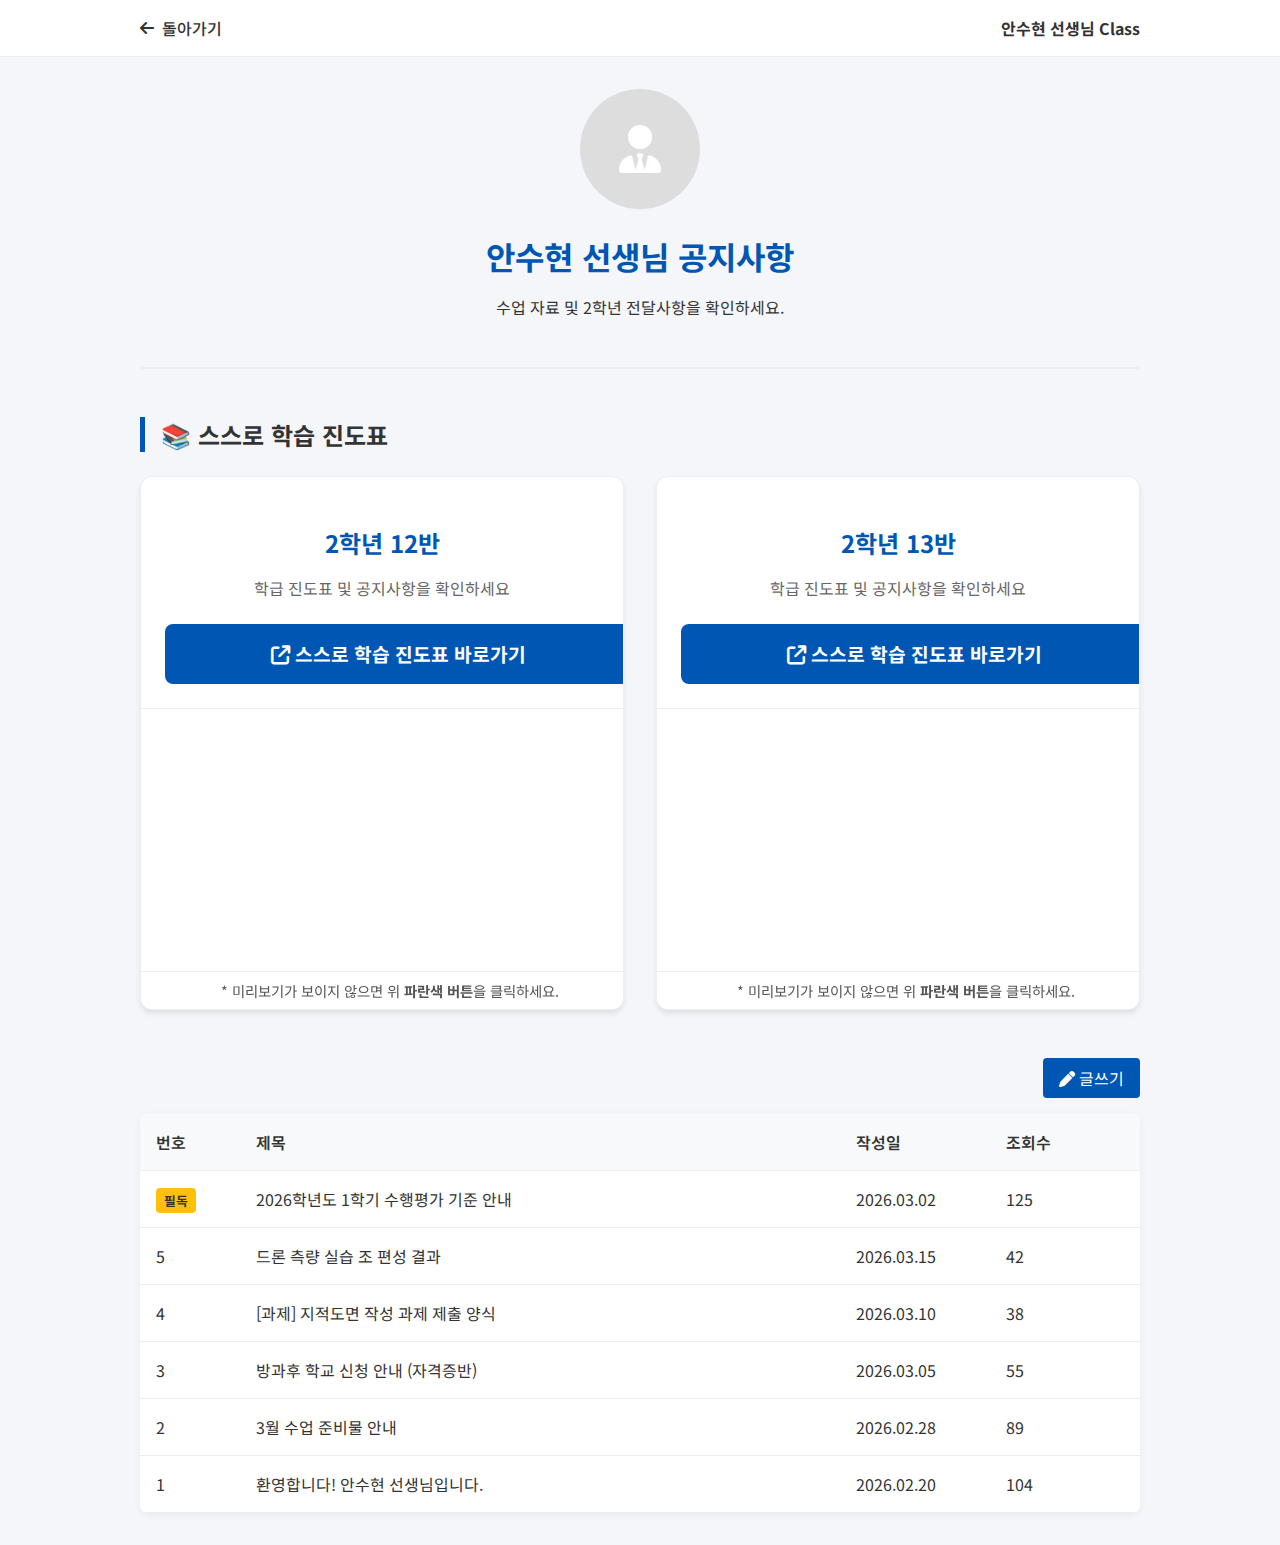
<file: teacher_ahn.html>
<!DOCTYPE html>
<html lang="ko">

<head>
    <meta charset="UTF-8">
    <meta name="viewport" content="width=device-width, initial-scale=1.0">
    <title>안수현 선생님 공지사항 - 울산공업고등학교 스마트건설과</title>
    <!-- Google Fonts -->
    <link href="https://fonts.googleapis.com/css2?family=Noto+Sans+KR:wght@300;400;500;700&display=swap"
        rel="stylesheet">
    <!-- FontAwesome -->
    <link rel="stylesheet" href="https://cdnjs.cloudflare.com/ajax/libs/font-awesome/6.4.0/css/all.min.css">

    <!-- Inline CSS -->
    <style>
        :root {
            --primary-color: #0056b3;
            --primary-dark: #004494;
            --secondary-color: #f4f6f9;
            --sidebar-bg: #1a1c23;
            --sidebar-text: #a0aec0;
            --sidebar-active: #ffffff;
            --white: #ffffff;
            --accent-color: #ffc107;
            --text-color: #333;
            --border-radius: 12px;
            --transition: all 0.3s ease;
            --shadow: 0 4px 6px -1px rgba(0, 0, 0, 0.1), 0 2px 4px -1px rgba(0, 0, 0, 0.06);
        }

        body {
            font-family: 'Noto Sans KR', sans-serif;
            background-color: var(--secondary-color);
            color: var(--text-color);
            margin: 0;
            padding: 0;
        }

        header {
            background: #fff;
            padding: 1rem;
            position: relative;
            box-shadow: none;
            border-bottom: 1px solid #eee;
        }

        .nav-container {
            max-width: 1000px;
            margin: 0 auto;
            display: flex;
            align-items: center;
            justify-content: space-between;
        }

        .logo {
            text-decoration: none;
            color: #333;
            font-weight: 500;
            display: flex;
            align-items: center;
            gap: 0.5rem;
        }

        .container {
            max-width: 1000px;
            margin: 0 auto;
            padding: 2rem;
        }

        .header-section {
            text-align: center;
            margin-bottom: 3rem;
            padding-bottom: 2rem;
            border-bottom: 2px solid #eee;
        }

        .header-section h1 {
            color: var(--primary-color);
            margin-bottom: 1rem;
        }

        .board-table {
            width: 100%;
            border-collapse: collapse;
            background: #fff;
            box-shadow: 0 2px 10px rgba(0, 0, 0, 0.05);
            border-radius: 8px;
            overflow: hidden;
        }

        .board-table th,
        .board-table td {
            padding: 1rem;
            text-align: left;
            border-bottom: 1px solid #eee;
        }

        .board-table th {
            background-color: #f8f9fa;
            font-weight: 600;
            color: #333;
        }

        .board-table tr:hover {
            background-color: #fefefe;
        }

        .badge-notice {
            background-color: #ffc107;
            color: #333;
            padding: 0.2rem 0.5rem;
            border-radius: 4px;
            font-size: 0.8rem;
            font-weight: 700;
        }

        .btn-write {
            float: right;
            background-color: var(--primary-color);
            color: #fff;
            padding: 0.5rem 1rem;
            border-radius: 4px;
            margin-bottom: 1rem;
            text-decoration: none;
        }
    </style>
</head>

<body>
    <header>
        <div class="nav-container">
            <a href="index.html" class="logo">
                <i class="fa-solid fa-arrow-left"></i> 돌아가기
            </a>
            <div style="font-weight: 700;">안수현 선생님 Class</div>
        </div>
    </header>

    <div class="container">
        <div class="header-section">
            <div
                style="width: 120px; height: 120px; background: #ddd; border-radius: 50%; margin: 0 auto 1.5rem; display: flex; align-items: center; justify-content: center;">
                <i class="fa-solid fa-user-tie" style="font-size: 3rem; color: #fff;"></i>
            </div>
            <h1>안수현 선생님 공지사항</h1>
            <p>수업 자료 및 2학년 전달사항을 확인하세요.</p>
        </div>

        <div style="margin-bottom: 3rem;">
            <h2
                style="font-size: 1.5rem; border-left: 5px solid var(--primary-color); padding-left: 1rem; margin-bottom: 1.5rem;">
                📚 스스로 학습 진도표</h2>

            <div style="display: grid; grid-template-columns: repeat(auto-fit, minmax(300px, 1fr)); gap: 2rem;">
                <!-- 2-12 Card -->
                <div
                    style="background: white; border-radius: 12px; box-shadow: 0 4px 6px -1px rgba(0,0,0,0.1); overflow: hidden; border: 1px solid #eee;">
                    <div style="padding: 1.5rem; text-align: center;">
                        <h3 style="font-size: 1.5rem; margin-bottom: 1rem; color: var(--primary-color);">2학년 12반</h3>
                        <p style="color: #666; margin-bottom: 1.5rem;">학급 진도표 및 공지사항을 확인하세요</p>
                        <a href="https://mercurial-antler-8cc.notion.site/2-12-2ef5898c3e1880769a95e41e18b8082d?source=copy_link"
                            target="_blank"
                            style="display: block; width: 100%; padding: 1rem; background-color: var(--primary-color); color: white; border-radius: 8px; text-decoration: none; font-weight: 700; font-size: 1.2rem; transition: background 0.2s;">
                            <i class="fa-solid fa-arrow-up-right-from-square"></i> 스스로 학습 진도표 바로가기
                        </a>
                    </div>
                    <div style="height: 300px; position: relative; border-top: 1px solid #eee;">
                        <iframe src="https://mercurial-antler-8cc.notion.site/2-12-2ef5898c3e1880769a95e41e18b8082d"
                            style="width: 100%; height: 100%; border: none;"></iframe>
                        <div
                            style="position: absolute; bottom: 0; left: 0; width: 100%; padding: 0.5rem; background: rgba(255,255,255,0.95); text-align: center; font-size: 0.9rem; color: #555; border-top: 1px solid #eee;">
                            * 미리보기가 보이지 않으면 위 <strong>파란색 버튼</strong>을 클릭하세요.
                        </div>
                    </div>
                </div>

                <!-- 2-13 Card -->
                <div
                    style="background: white; border-radius: 12px; box-shadow: 0 4px 6px -1px rgba(0,0,0,0.1); overflow: hidden; border: 1px solid #eee;">
                    <div style="padding: 1.5rem; text-align: center;">
                        <h3 style="font-size: 1.5rem; margin-bottom: 1rem; color: var(--primary-color);">2학년 13반</h3>
                        <p style="color: #666; margin-bottom: 1.5rem;">학급 진도표 및 공지사항을 확인하세요</p>
                        <a href="https://mercurial-antler-8cc.notion.site/2-13-2ef5898c3e18803daf7cd585c50c58e4?source=copy_link"
                            target="_blank"
                            style="display: block; width: 100%; padding: 1rem; background-color: var(--primary-color); color: white; border-radius: 8px; text-decoration: none; font-weight: 700; font-size: 1.2rem; transition: background 0.2s;">
                            <i class="fa-solid fa-arrow-up-right-from-square"></i> 스스로 학습 진도표 바로가기
                        </a>
                    </div>
                    <div style="height: 300px; position: relative; border-top: 1px solid #eee;">
                        <iframe src="https://mercurial-antler-8cc.notion.site/2-13-2ef5898c3e18803daf7cd585c50c58e4"
                            style="width: 100%; height: 100%; border: none;"></iframe>
                        <div
                            style="position: absolute; bottom: 0; left: 0; width: 100%; padding: 0.5rem; background: rgba(255,255,255,0.95); text-align: center; font-size: 0.9rem; color: #555; border-top: 1px solid #eee;">
                            * 미리보기가 보이지 않으면 위 <strong>파란색 버튼</strong>을 클릭하세요.
                        </div>
                    </div>
                </div>
            </div>
        </div>

        <a href="#" class="btn-write"><i class="fa-solid fa-pen"></i> 글쓰기</a>

        <table class="board-table">
            <thead>
                <tr>
                    <th style="width: 10%;">번호</th>
                    <th style="width: 60%;">제목</th>
                    <th style="width: 15%;">작성일</th>
                    <th style="width: 15%;">조회수</th>
                </tr>
            </thead>
            <tbody>
                <tr>
                    <td><span class="badge-notice">필독</span></td>
                    <td>2026학년도 1학기 수행평가 기준 안내</td>
                    <td>2026.03.02</td>
                    <td>125</td>
                </tr>
                <tr>
                    <td>5</td>
                    <td>드론 측량 실습 조 편성 결과</td>
                    <td>2026.03.15</td>
                    <td>42</td>
                </tr>
                <tr>
                    <td>4</td>
                    <td>[과제] 지적도면 작성 과제 제출 양식</td>
                    <td>2026.03.10</td>
                    <td>38</td>
                </tr>
                <tr>
                    <td>3</td>
                    <td>방과후 학교 신청 안내 (자격증반)</td>
                    <td>2026.03.05</td>
                    <td>55</td>
                </tr>
                <tr>
                    <td>2</td>
                    <td>3월 수업 준비물 안내</td>
                    <td>2026.02.28</td>
                    <td>89</td>
                </tr>
                <tr>
                    <td>1</td>
                    <td>환영합니다! 안수현 선생님입니다.</td>
                    <td>2026.02.20</td>
                    <td>104</td>
                </tr>
            </tbody>
        </table>
    </div>
</body>

</html>
</file>
